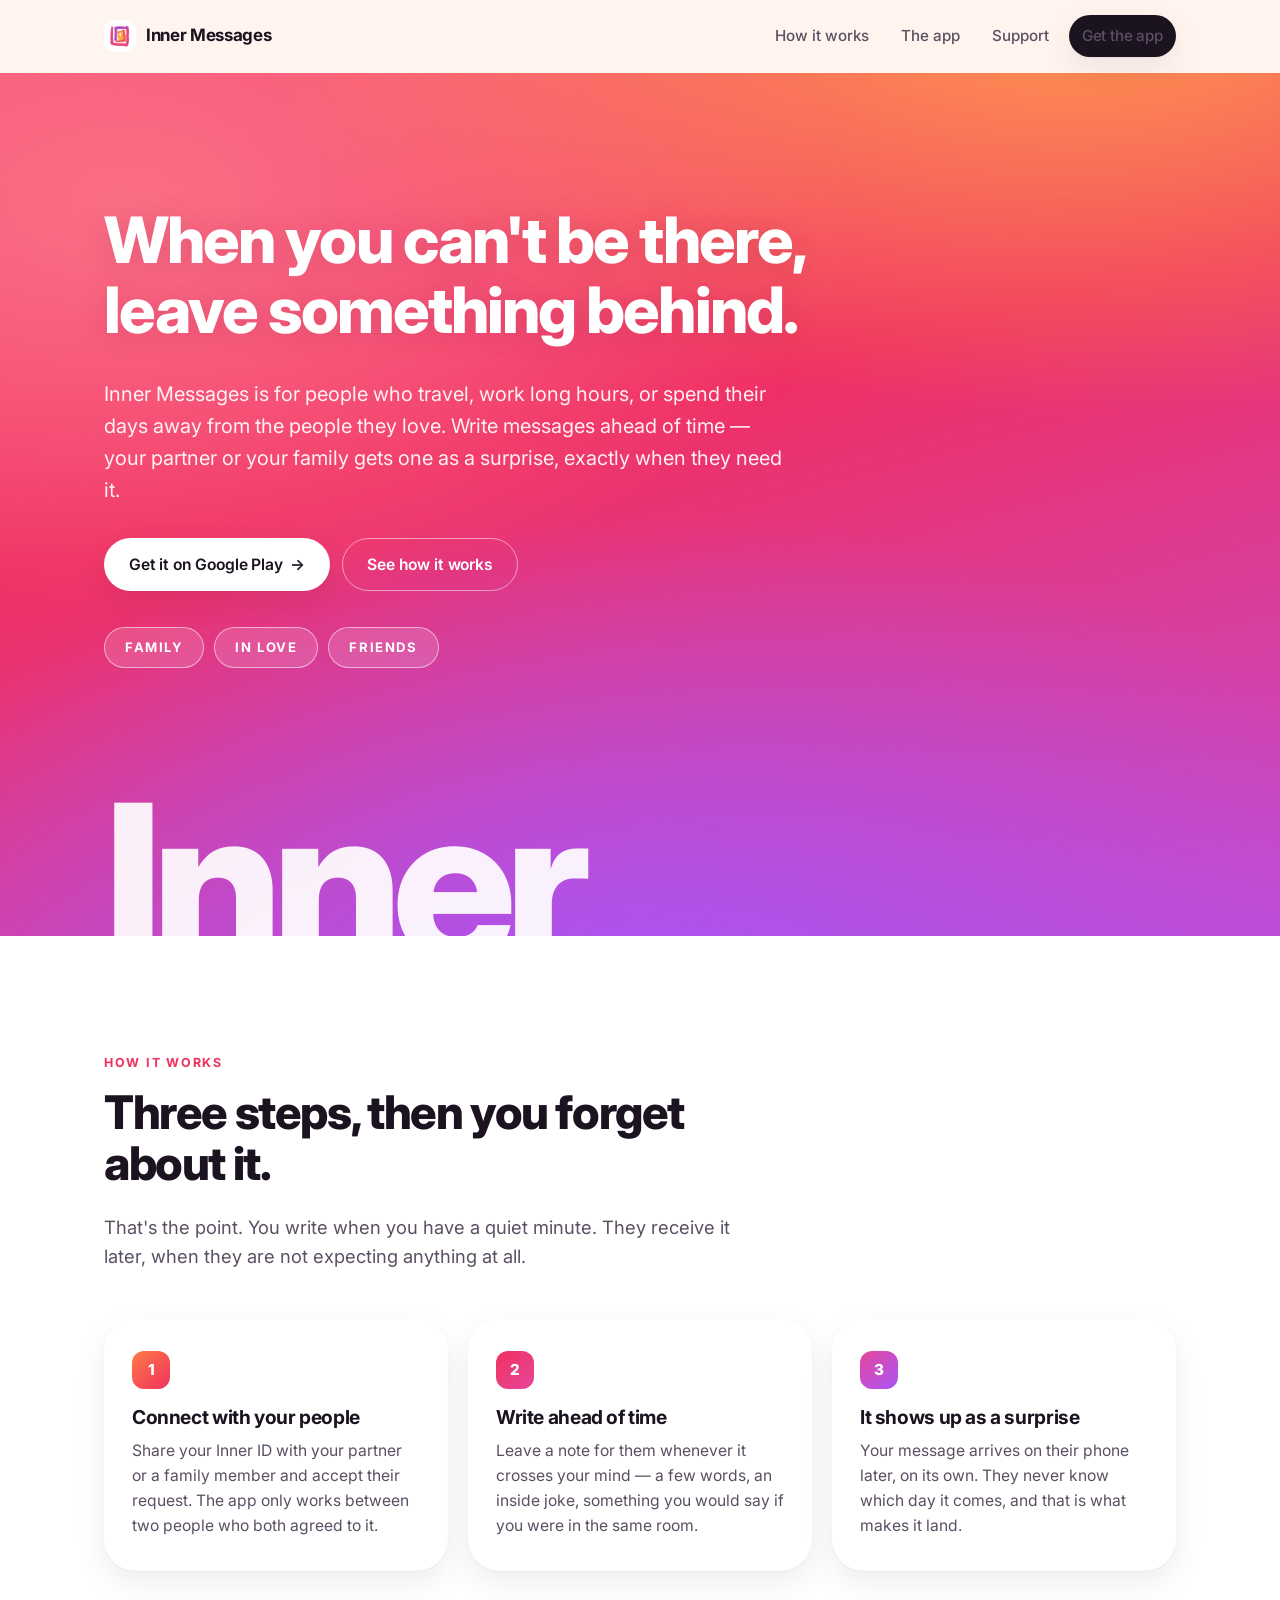
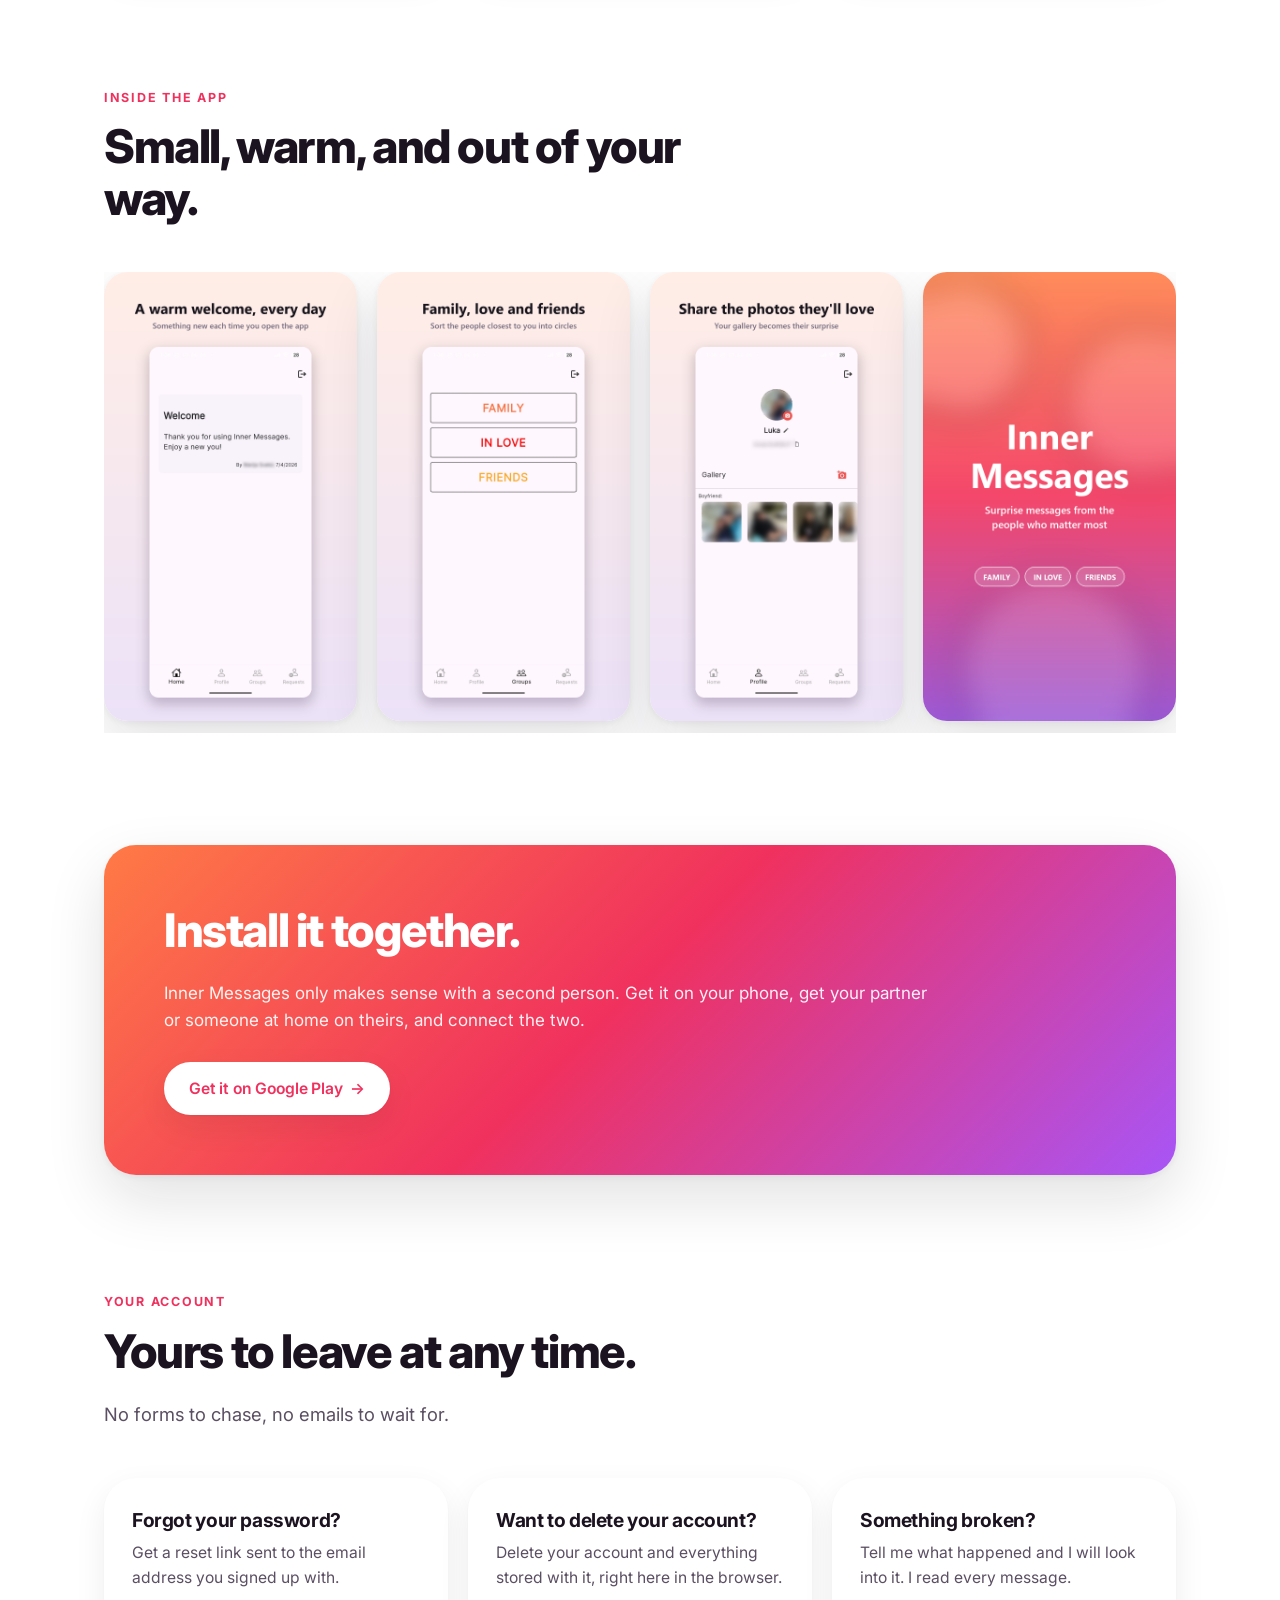
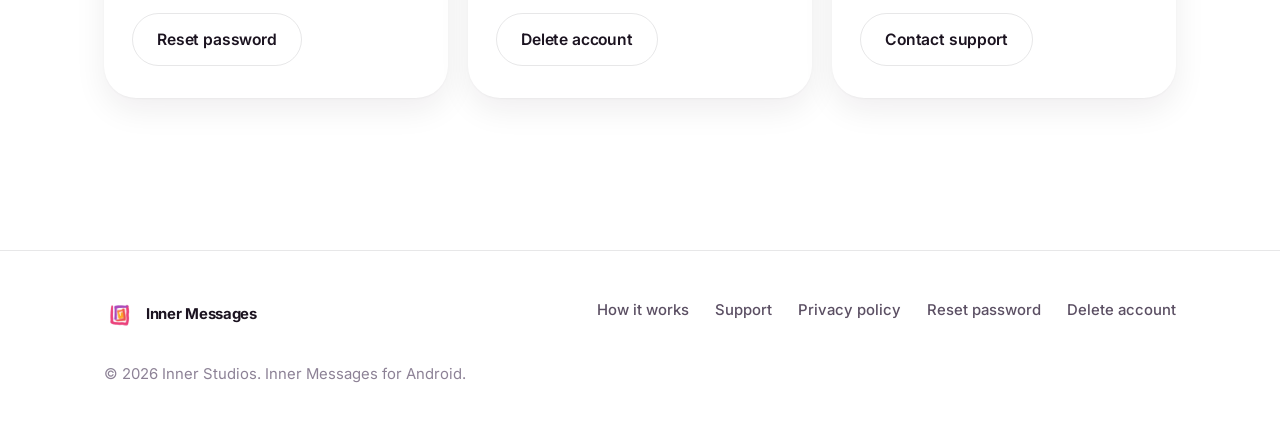
<file: index.html>
<!doctype html>
<html lang="en">
<head>
<meta charset="utf-8">
<meta name="viewport" content="width=device-width, initial-scale=1">
<title>Inner Messages — surprise messages from the people who matter most</title>
<meta name="description" content="Inner Messages lets you leave surprise messages for your partner and family, delivered when they open the app. Made for people who travel or work long days.">
<meta property="og:title" content="Inner Messages">
<meta property="og:description" content="Surprise messages from the people who matter most.">
<meta property="og:image" content="images/01_hero.png">
<meta property="og:type" content="website">
<link rel="icon" href="images/icon.png">
<link rel="apple-touch-icon" href="images/icon.png">
<link rel="preconnect" href="https://fonts.googleapis.com">
<link rel="preconnect" href="https://fonts.gstatic.com" crossorigin>
<link href="https://fonts.googleapis.com/css2?family=Inter:wght@400;500;600;700;800&display=swap" rel="stylesheet">
<link rel="stylesheet" href="styles.css">
</head>
<body>

<header class="site-header" id="siteHeader">
  <div class="wrap">
    <a class="brand" href="index.html">
      <img src="images/icon.png" alt="">
      <span>Inner Messages</span>
    </a>
    <nav class="site-nav">
      <a href="#how">How it works</a>
      <a href="#inside">The app</a>
      <a href="support.html">Support</a>
      <a class="btn btn-primary" href="https://play.google.com/store/apps/details?id=com.innerstudios.innermessages">Get the app</a>
    </nav>
  </div>
</header>

<section class="hero">
  <div class="wrap">
    <div class="hero-inner">
      <h1>When you can't be there, leave something behind.</h1>
      <p>Inner Messages is for people who travel, work long hours, or spend their days away
         from the people they love. Write messages ahead of time — your partner or your family
         gets one as a surprise, exactly when they need it.</p>
      <div class="hero-actions">
        <a class="btn btn-light" href="https://play.google.com/store/apps/details?id=com.innerstudios.innermessages">Get it on Google Play &nbsp;→</a>
        <a class="btn btn-ghost" style="color:#fff;border-color:rgba(255,255,255,.5)" href="#how">See how it works</a>
      </div>
      <div class="pills">
        <span class="pill">Family</span>
        <span class="pill">In love</span>
        <span class="pill">Friends</span>
      </div>
    </div>
    <div class="hero-wordmark" aria-hidden="true">Inner</div>
  </div>
</section>

<section class="section" id="how">
  <div class="wrap">
    <div class="section-head">
      <span class="eyebrow">How it works</span>
      <h2>Three steps, then you forget about it.</h2>
      <p class="lede">That's the point. You write when you have a quiet minute. They receive it
        later, when they are not expecting anything at all.</p>
    </div>
    <div class="cards">
      <article class="card">
        <span class="step">1</span>
        <h3>Connect with your people</h3>
        <p>Share your Inner ID with your partner or a family member and accept their request.
           The app only works between two people who both agreed to it.</p>
      </article>
      <article class="card">
        <span class="step">2</span>
        <h3>Write ahead of time</h3>
        <p>Leave a note for them whenever it crosses your mind — a few words, an inside joke,
           something you would say if you were in the same room.</p>
      </article>
      <article class="card">
        <span class="step">3</span>
        <h3>It shows up as a surprise</h3>
        <p>Your message arrives on their phone later, on its own. They never know which day
           it comes, and that is what makes it land.</p>
      </article>
    </div>
  </div>
</section>

<section class="section" style="padding-top:0" id="inside">
  <div class="wrap">
    <div class="section-head">
      <span class="eyebrow">Inside the app</span>
      <h2>Small, warm, and out of your way.</h2>
    </div>
    <div class="shots">
      <img src="images/04_home.png" alt="The home screen showing a received message" loading="lazy" width="1080" height="1920">
      <img src="images/03_groups.png" alt="Family, In love and Friends circles" loading="lazy" width="1080" height="1920">
      <img src="images/02_profile.png" alt="The profile screen" loading="lazy" width="1080" height="1920">
      <img src="images/01_hero.png" alt="Inner Messages" loading="lazy" width="1080" height="1920">
    </div>
  </div>
</section>

<section class="section" style="padding-top:0" id="get">
  <div class="wrap">
    <div class="band">
      <h2>Install it together.</h2>
      <p style="margin-bottom:28px">Inner Messages only makes sense with a second person. Get it
         on your phone, get your partner or someone at home on theirs, and connect the two.</p>
      <a class="btn btn-light" href="https://play.google.com/store/apps/details?id=com.innerstudios.innermessages">Get it on Google Play &nbsp;→</a>
    </div>
  </div>
</section>

<section class="section" style="padding-top:0" id="account">
  <div class="wrap">
    <div class="section-head">
      <span class="eyebrow">Your account</span>
      <h2>Yours to leave at any time.</h2>
      <p class="lede">No forms to chase, no emails to wait for.</p>
    </div>
    <div class="cards">
      <article class="card">
        <h3>Forgot your password?</h3>
        <p style="margin-bottom:22px">Get a reset link sent to the email address you signed up with.</p>
        <a class="btn btn-ghost" href="reset-password.html">Reset password</a>
      </article>
      <article class="card">
        <h3>Want to delete your account?</h3>
        <p style="margin-bottom:22px">Delete your account and everything stored with it, right here in the browser.</p>
        <a class="btn btn-ghost" href="delete-account.html">Delete account</a>
      </article>
      <article class="card">
        <h3>Something broken?</h3>
        <p style="margin-bottom:22px">Tell me what happened and I will look into it. I read every message.</p>
        <a class="btn btn-ghost" href="support.html">Contact support</a>
      </article>
    </div>
  </div>
</section>

<footer class="site-footer">
  <div class="wrap">
    <div class="footer-grid">
      <a class="brand" href="index.html">
        <img src="images/icon.png" alt="">
        <span>Inner Messages</span>
      </a>
      <nav class="footer-links">
        <a href="index.html#how">How it works</a>
        <a href="support.html">Support</a>
        <a href="privacy.html">Privacy policy</a>
        <a href="reset-password.html">Reset password</a>
        <a href="delete-account.html">Delete account</a>
      </nav>
    </div>
    <p class="fine">© <span id="year">2026</span> Inner Studios. Inner Messages for Android.</p>
  </div>
</footer>

<script>
  document.getElementById('year').textContent = new Date().getFullYear();
  const header = document.getElementById('siteHeader');
  const onScroll = () => header.classList.toggle('is-stuck', window.scrollY > 8);
  onScroll();
  addEventListener('scroll', onScroll, { passive: true });
</script>
</body>
</html>
</file>
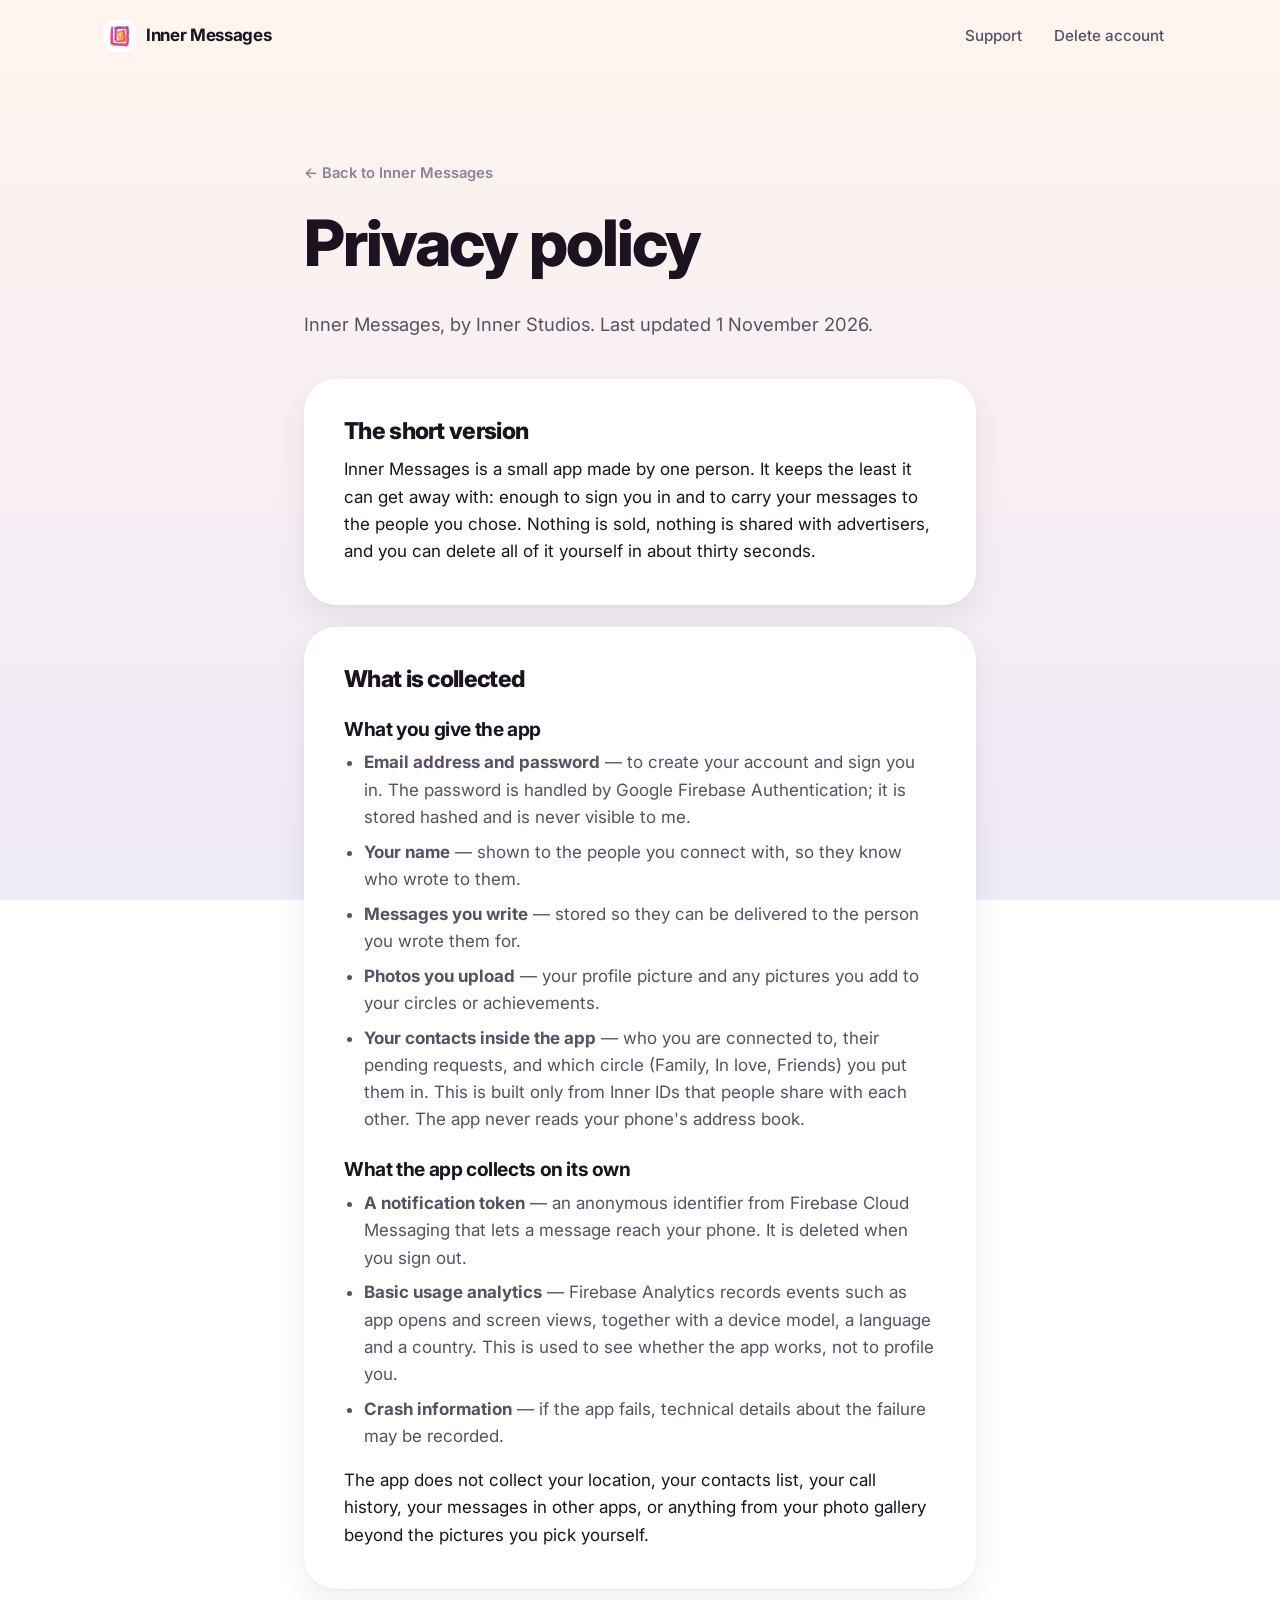
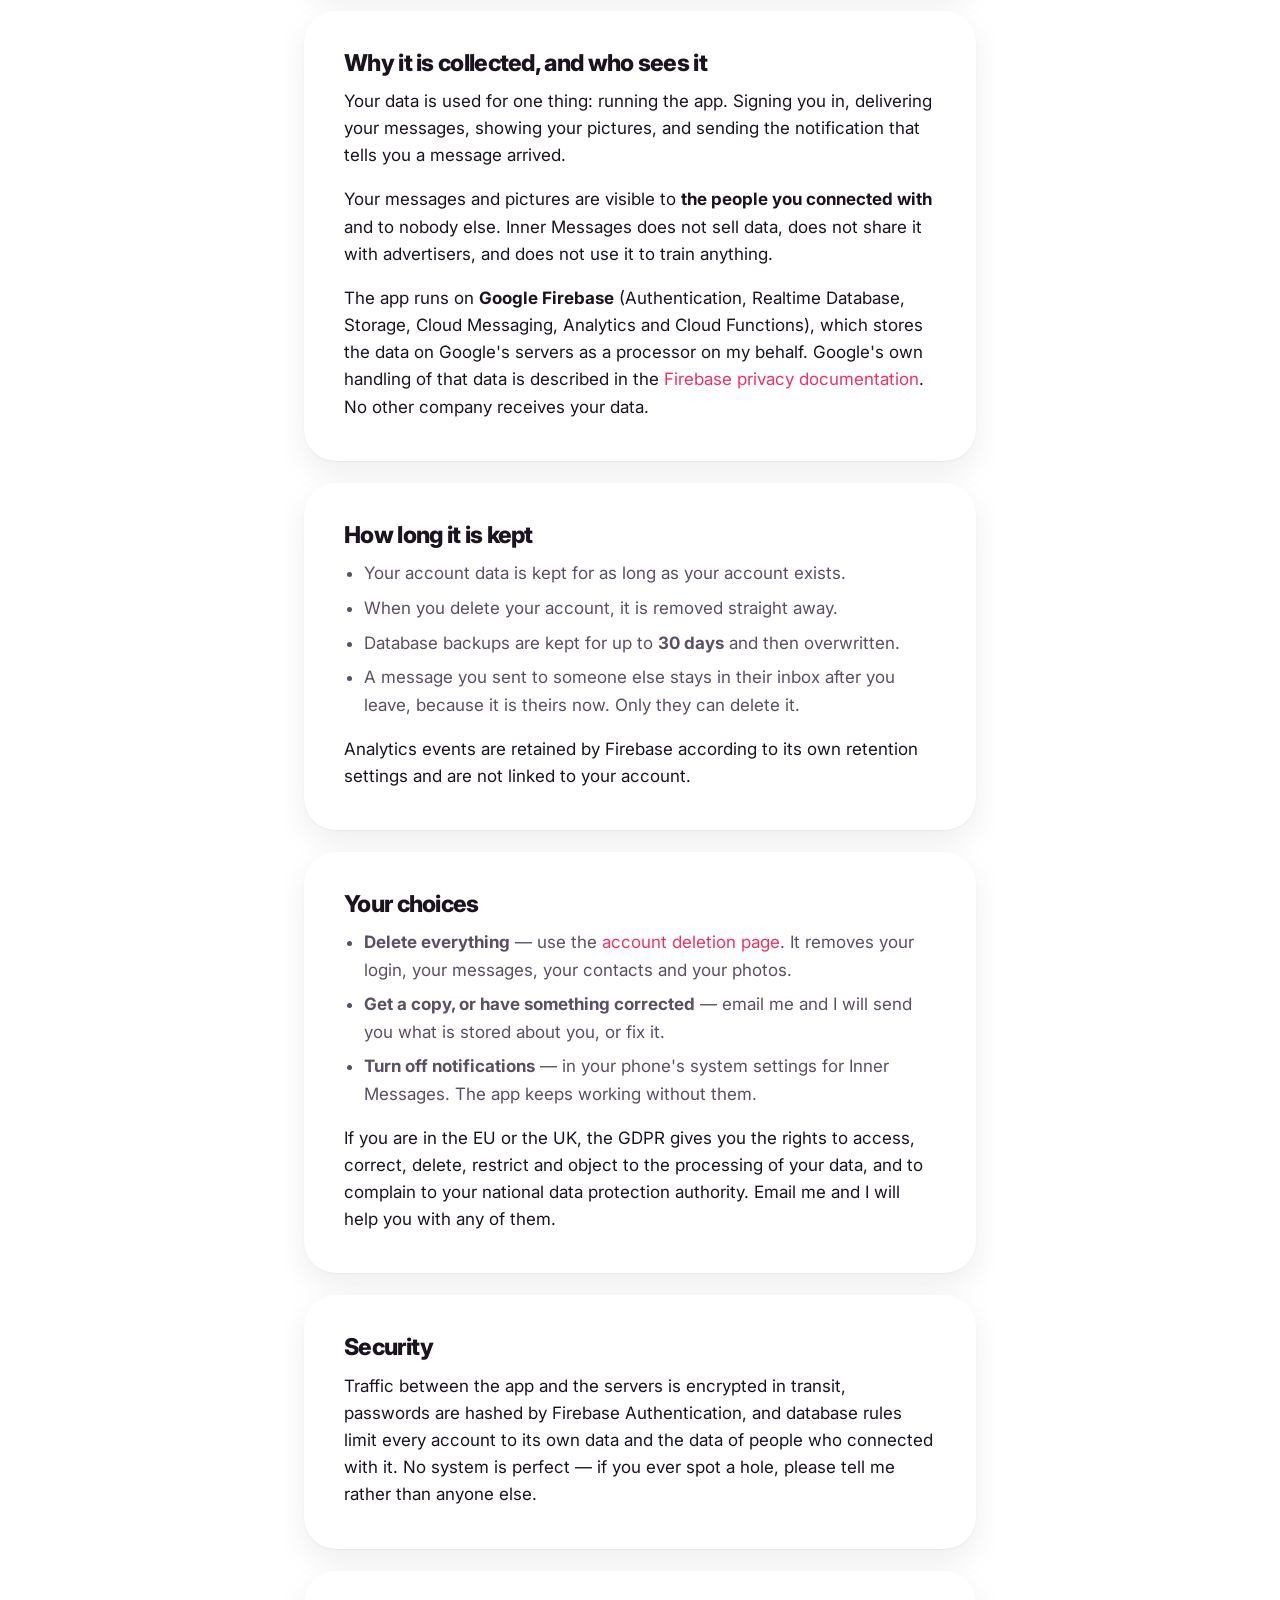
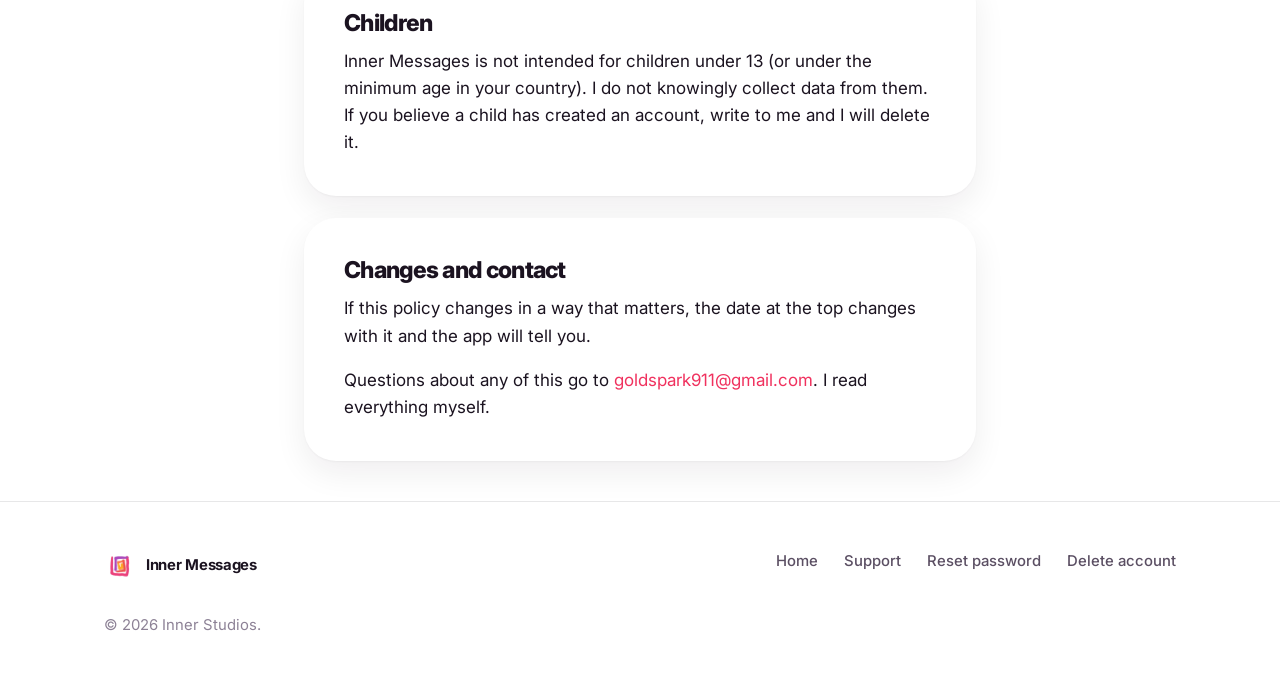
<file: privacy.html>
<!doctype html>
<html lang="en">
<head>
<meta charset="utf-8">
<meta name="viewport" content="width=device-width, initial-scale=1">
<title>Privacy policy — Inner Messages</title>
<meta name="description" content="What Inner Messages collects, why, and how to get rid of it.">
<link rel="icon" href="images/icon.png">
<link rel="preconnect" href="https://fonts.googleapis.com">
<link rel="preconnect" href="https://fonts.gstatic.com" crossorigin>
<link href="https://fonts.googleapis.com/css2?family=Inter:wght@400;500;600;700;800&display=swap" rel="stylesheet">
<link rel="stylesheet" href="styles.css">
</head>
<body>

<header class="site-header" id="siteHeader">
  <div class="wrap">
    <a class="brand" href="index.html">
      <img src="images/icon.png" alt="">
      <span>Inner Messages</span>
    </a>
    <nav class="site-nav">
      <a href="support.html">Support</a>
      <a href="delete-account.html">Delete account</a>
    </nav>
  </div>
</header>

<main class="page-head">
  <div class="wrap" style="max-width:720px">
    <a class="back" href="index.html">← Back to Inner Messages</a>
    <h1>Privacy policy</h1>
    <p class="lede">Inner Messages, by Inner Studios. Last updated 1 November 2026.</p>

    <div class="panel prose" style="margin-top:40px">
      <h2>The short version</h2>
      <p>Inner Messages is a small app made by one person. It keeps the least it can get away
        with: enough to sign you in and to carry your messages to the people you chose. Nothing
        is sold, nothing is shared with advertisers, and you can delete all of it yourself in
        about thirty seconds.</p>
    </div>

    <div class="panel prose">
      <h2>What is collected</h2>

      <h3>What you give the app</h3>
      <ul>
        <li><strong>Email address and password</strong> — to create your account and sign you in.
          The password is handled by Google Firebase Authentication; it is stored hashed and is
          never visible to me.</li>
        <li><strong>Your name</strong> — shown to the people you connect with, so they know who
          wrote to them.</li>
        <li><strong>Messages you write</strong> — stored so they can be delivered to the person
          you wrote them for.</li>
        <li><strong>Photos you upload</strong> — your profile picture and any pictures you add to
          your circles or achievements.</li>
        <li><strong>Your contacts inside the app</strong> — who you are connected to, their
          pending requests, and which circle (Family, In love, Friends) you put them in. This is
          built only from Inner IDs that people share with each other. The app never reads your
          phone's address book.</li>
      </ul>

      <h3>What the app collects on its own</h3>
      <ul>
        <li><strong>A notification token</strong> — an anonymous identifier from Firebase Cloud
          Messaging that lets a message reach your phone. It is deleted when you sign out.</li>
        <li><strong>Basic usage analytics</strong> — Firebase Analytics records events such as
          app opens and screen views, together with a device model, a language and a country.
          This is used to see whether the app works, not to profile you.</li>
        <li><strong>Crash information</strong> — if the app fails, technical details about the
          failure may be recorded.</li>
      </ul>

      <p style="margin-bottom:0">The app does not collect your location, your contacts list, your
        call history, your messages in other apps, or anything from your photo gallery beyond the
        pictures you pick yourself.</p>
    </div>

    <div class="panel prose">
      <h2>Why it is collected, and who sees it</h2>
      <p>Your data is used for one thing: running the app. Signing you in, delivering your
        messages, showing your pictures, and sending the notification that tells you a message
        arrived.</p>
      <p>Your messages and pictures are visible to <strong>the people you connected with</strong>
        and to nobody else. Inner Messages does not sell data, does not share it with advertisers,
        and does not use it to train anything.</p>
      <p style="margin-bottom:0">The app runs on <strong>Google Firebase</strong> (Authentication,
        Realtime Database, Storage, Cloud Messaging, Analytics and Cloud Functions), which stores
        the data on Google's servers as a processor on my behalf. Google's own handling of that
        data is described in the
        <a href="https://firebase.google.com/support/privacy" rel="noopener">Firebase privacy
        documentation</a>. No other company receives your data.</p>
    </div>

    <div class="panel prose">
      <h2>How long it is kept</h2>
      <ul>
        <li>Your account data is kept for as long as your account exists.</li>
        <li>When you delete your account, it is removed straight away.</li>
        <li>Database backups are kept for up to <strong>30 days</strong> and then overwritten.</li>
        <li>A message you sent to someone else stays in their inbox after you leave, because it
          is theirs now. Only they can delete it.</li>
      </ul>
      <p style="margin-bottom:0">Analytics events are retained by Firebase according to its own
        retention settings and are not linked to your account.</p>
    </div>

    <div class="panel prose">
      <h2>Your choices</h2>
      <ul>
        <li><strong>Delete everything</strong> — use the
          <a href="delete-account.html">account deletion page</a>. It removes your login, your
          messages, your contacts and your photos.</li>
        <li><strong>Get a copy, or have something corrected</strong> — email me and I will send
          you what is stored about you, or fix it.</li>
        <li><strong>Turn off notifications</strong> — in your phone's system settings for Inner
          Messages. The app keeps working without them.</li>
      </ul>
      <p style="margin-bottom:0">If you are in the EU or the UK, the GDPR gives you the rights to
        access, correct, delete, restrict and object to the processing of your data, and to
        complain to your national data protection authority. Email me and I will help you with
        any of them.</p>
    </div>

    <div class="panel prose">
      <h2>Security</h2>
      <p style="margin-bottom:0">Traffic between the app and the servers is encrypted in transit,
        passwords are hashed by Firebase Authentication, and database rules limit every account
        to its own data and the data of people who connected with it. No system is perfect — if
        you ever spot a hole, please tell me rather than anyone else.</p>
    </div>

    <div class="panel prose">
      <h2>Children</h2>
      <p style="margin-bottom:0">Inner Messages is not intended for children under 13 (or under
        the minimum age in your country). I do not knowingly collect data from them. If you
        believe a child has created an account, write to me and I will delete it.</p>
    </div>

    <div class="panel prose">
      <h2>Changes and contact</h2>
      <p>If this policy changes in a way that matters, the date at the top changes with it and
        the app will tell you.</p>
      <p style="margin-bottom:0">Questions about any of this go to
        <a id="supportLink" href="#">the support address</a>. I read everything myself.</p>
    </div>
  </div>
</main>

<footer class="site-footer">
  <div class="wrap">
    <div class="footer-grid">
      <a class="brand" href="index.html">
        <img src="images/icon.png" alt="">
        <span>Inner Messages</span>
      </a>
      <nav class="footer-links">
        <a href="index.html">Home</a>
        <a href="support.html">Support</a>
        <a href="reset-password.html">Reset password</a>
        <a href="delete-account.html">Delete account</a>
      </nav>
    </div>
    <p class="fine">© <span id="year">2026</span> Inner Studios.</p>
  </div>
</footer>

<script type="module">
  import { SUPPORT_EMAIL } from './firebase-config.js';
  const link = document.getElementById('supportLink');
  link.href = 'mailto:' + SUPPORT_EMAIL;
  link.textContent = SUPPORT_EMAIL;

  document.getElementById('year').textContent = new Date().getFullYear();
  const header = document.getElementById('siteHeader');
  const onScroll = () => header.classList.toggle('is-stuck', window.scrollY > 8);
  onScroll();
  addEventListener('scroll', onScroll, { passive: true });
</script>
</body>
</html>
</file>
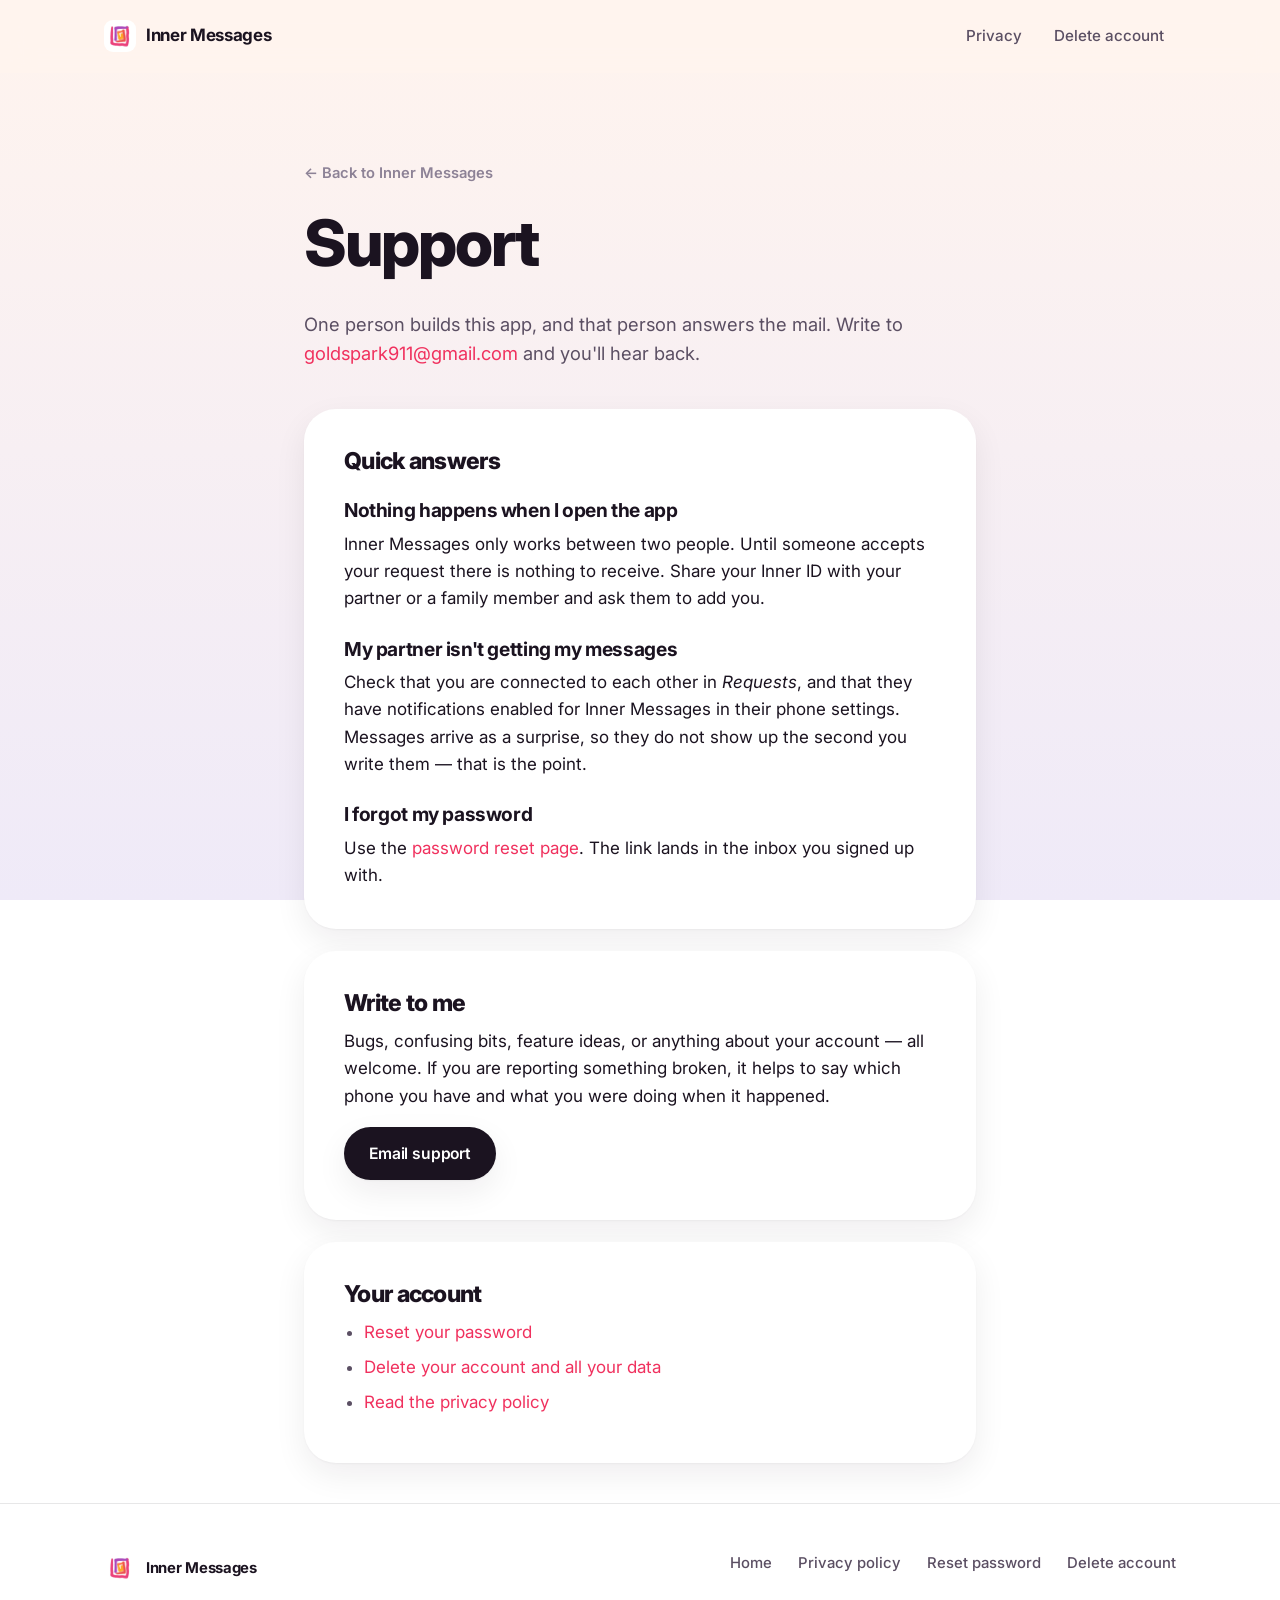
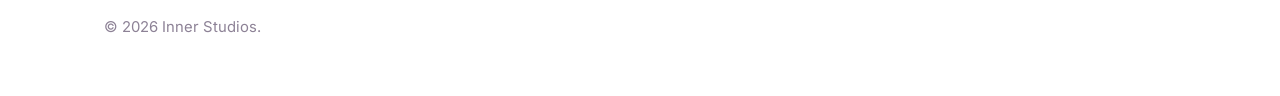
<file: support.html>
<!doctype html>
<html lang="en">
<head>
<meta charset="utf-8">
<meta name="viewport" content="width=device-width, initial-scale=1">
<title>Support — Inner Messages</title>
<meta name="description" content="Help with Inner Messages: connecting with your partner, notifications, passwords and accounts.">
<link rel="icon" href="images/icon.png">
<link rel="preconnect" href="https://fonts.googleapis.com">
<link rel="preconnect" href="https://fonts.gstatic.com" crossorigin>
<link href="https://fonts.googleapis.com/css2?family=Inter:wght@400;500;600;700;800&display=swap" rel="stylesheet">
<link rel="stylesheet" href="styles.css">
</head>
<body>

<header class="site-header" id="siteHeader">
  <div class="wrap">
    <a class="brand" href="index.html">
      <img src="images/icon.png" alt="">
      <span>Inner Messages</span>
    </a>
    <nav class="site-nav">
      <a href="privacy.html">Privacy</a>
      <a href="delete-account.html">Delete account</a>
    </nav>
  </div>
</header>

<main class="page-head">
  <div class="wrap" style="max-width:720px">
    <a class="back" href="index.html">← Back to Inner Messages</a>
    <h1>Support</h1>
    <p class="lede">One person builds this app, and that person answers the mail. Write to
      <a id="supportLink" href="#">the address below</a> and you'll hear back.</p>

    <div class="panel" style="margin-top:40px">
      <h2>Quick answers</h2>

      <h3>Nothing happens when I open the app</h3>
      <p>Inner Messages only works between two people. Until someone accepts your request there
        is nothing to receive. Share your Inner ID with your partner or a family member and ask
        them to add you.</p>

      <h3>My partner isn't getting my messages</h3>
      <p>Check that you are connected to each other in <em>Requests</em>, and that they have
        notifications enabled for Inner Messages in their phone settings. Messages arrive as a
        surprise, so they do not show up the second you write them — that is the point.</p>

      <h3>I forgot my password</h3>
      <p style="margin-bottom:0">Use the <a href="reset-password.html">password reset page</a>.
        The link lands in the inbox you signed up with.</p>
    </div>

    <div class="panel">
      <h2>Write to me</h2>
      <p>Bugs, confusing bits, feature ideas, or anything about your account — all welcome. If
        you are reporting something broken, it helps to say which phone you have and what you
        were doing when it happened.</p>
      <p style="margin-bottom:0"><a class="btn btn-primary" id="mailBtn" href="#">Email support</a></p>
    </div>

    <div class="panel">
      <h2>Your account</h2>
      <ul style="margin-bottom:0">
        <li><a href="reset-password.html">Reset your password</a></li>
        <li><a href="delete-account.html">Delete your account and all your data</a></li>
        <li><a href="privacy.html">Read the privacy policy</a></li>
      </ul>
    </div>
  </div>
</main>

<footer class="site-footer">
  <div class="wrap">
    <div class="footer-grid">
      <a class="brand" href="index.html">
        <img src="images/icon.png" alt="">
        <span>Inner Messages</span>
      </a>
      <nav class="footer-links">
        <a href="index.html">Home</a>
        <a href="privacy.html">Privacy policy</a>
        <a href="reset-password.html">Reset password</a>
        <a href="delete-account.html">Delete account</a>
      </nav>
    </div>
    <p class="fine">© <span id="year">2026</span> Inner Studios.</p>
  </div>
</footer>

<script type="module">
  import { SUPPORT_EMAIL } from './firebase-config.js';
  const link = document.getElementById('supportLink');
  link.href = 'mailto:' + SUPPORT_EMAIL;
  link.textContent = SUPPORT_EMAIL;
  document.getElementById('mailBtn').href =
    'mailto:' + SUPPORT_EMAIL + '?subject=' + encodeURIComponent('Inner Messages support');

  document.getElementById('year').textContent = new Date().getFullYear();
  const header = document.getElementById('siteHeader');
  const onScroll = () => header.classList.toggle('is-stuck', window.scrollY > 8);
  onScroll();
  addEventListener('scroll', onScroll, { passive: true });
</script>
</body>
</html>
</file>
<file: styles.css>
/* Inner Messages — shared styles
   One palette, one font. Change the tokens here and the whole site follows. */

:root {
  color-scheme: light;

  --coral: #ff7a45;
  --crimson: #f0315e;
  --pink: #e8469b;
  --violet: #a855f7;

  --ink: #1b1320;
  --ink-soft: #5b4f63;
  --ink-faint: #8d8296;

  --cream: #fff4ee;
  --lilac: #efeaf8;
  --surface: #ffffff;
  --line: rgba(27, 19, 32, 0.1);

  --radius: 20px;
  --radius-lg: 32px;
  --shadow: 0 1px 2px rgba(27, 19, 32, 0.04), 0 12px 32px rgba(27, 19, 32, 0.07);
  --shadow-lift: 0 2px 6px rgba(27, 19, 32, 0.06), 0 24px 60px rgba(27, 19, 32, 0.12);

  --gutter: 24px;
  --max: 1120px;
}

* { box-sizing: border-box; }

html { scroll-behavior: smooth; }

body {
  margin: 0;
  font-family: 'Inter', -apple-system, BlinkMacSystemFont, 'Segoe UI', Roboto, sans-serif;
  font-size: 17px;
  line-height: 1.6;
  color: var(--ink);
  background: linear-gradient(180deg, var(--cream) 0%, var(--lilac) 100%);
  background-attachment: fixed;
  -webkit-font-smoothing: antialiased;
}

img { max-width: 100%; height: auto; display: block; }

a { color: var(--crimson); text-decoration: none; }
a:hover { text-decoration: underline; }

h1, h2, h3 {
  letter-spacing: -0.03em;
  line-height: 1.1;
  margin: 0 0 0.5em;
  font-weight: 800;
}

h1 { font-size: clamp(2.4rem, 6vw, 4rem); }
h2 { font-size: clamp(1.9rem, 4vw, 2.9rem); }
h3 { font-size: 1.2rem; font-weight: 700; letter-spacing: -0.02em; }

p { margin: 0 0 1em; }

.wrap {
  width: 100%;
  max-width: var(--max);
  margin: 0 auto;
  padding: 0 var(--gutter);
}

.lede { font-size: 1.15rem; color: var(--ink-soft); }

/* ---------- header ---------- */

.site-header {
  position: sticky;
  top: 0;
  z-index: 50;
  backdrop-filter: blur(14px);
  background: rgba(255, 244, 238, 0.82);
  border-bottom: 1px solid transparent;
  transition: border-color 0.2s ease;
}
.site-header.is-stuck { border-bottom-color: var(--line); }

.site-header .wrap {
  display: flex;
  align-items: center;
  gap: 20px;
  height: 72px;
}

.brand {
  display: flex;
  align-items: center;
  gap: 10px;
  font-weight: 700;
  letter-spacing: -0.02em;
  color: var(--ink);
  text-decoration: none;
}
.brand:hover { text-decoration: none; }
.brand img { width: 32px; height: 32px; border-radius: 9px; }

.site-nav {
  margin-left: auto;
  display: flex;
  align-items: center;
  gap: 8px;
}
.site-nav a {
  color: var(--ink-soft);
  font-size: 0.95rem;
  font-weight: 500;
  padding: 8px 12px;
  border-radius: 999px;
}
.site-nav a:hover { color: var(--ink); background: rgba(27, 19, 32, 0.05); text-decoration: none; }

/* ---------- buttons ---------- */

.btn {
  display: inline-flex;
  align-items: center;
  justify-content: center;
  gap: 10px;
  padding: 13px 24px;
  border-radius: 999px;
  border: 1px solid transparent;
  font: inherit;
  font-size: 0.98rem;
  font-weight: 600;
  letter-spacing: -0.01em;
  cursor: pointer;
  transition: transform 0.15s ease, box-shadow 0.2s ease, background 0.2s ease;
  text-decoration: none;
}
.btn:hover { text-decoration: none; transform: translateY(-1px); }
.btn:active { transform: translateY(0); }
.btn:disabled { opacity: 0.5; cursor: not-allowed; transform: none; }

.btn-primary {
  background: var(--ink);
  color: #fff;
  box-shadow: var(--shadow);
}
.btn-primary:hover { background: #2d2135; box-shadow: var(--shadow-lift); }

.btn-light {
  background: #fff;
  color: var(--ink);
  box-shadow: var(--shadow);
}
.btn-light:hover { box-shadow: var(--shadow-lift); }

.btn-ghost {
  background: transparent;
  color: var(--ink);
  border-color: var(--line);
}
.btn-ghost:hover { background: rgba(27, 19, 32, 0.04); }

.btn-danger { background: var(--crimson); color: #fff; box-shadow: var(--shadow); }
.btn-danger:hover { background: #d31f4b; box-shadow: var(--shadow-lift); }

.btn-full { width: 100%; }

/* ---------- hero ---------- */

.hero {
  position: relative;
  overflow: hidden;
  isolation: isolate;
  background:
    radial-gradient(120% 90% at 85% -10%, #ff9a4d 0%, rgba(255, 154, 77, 0) 55%),
    radial-gradient(95% 80% at 10% 15%, #fb6f86 0%, rgba(251, 111, 134, 0) 60%),
    radial-gradient(110% 95% at 50% 110%, #a855f7 0%, rgba(168, 85, 247, 0) 62%),
    linear-gradient(165deg, #f94e73 0%, #ef2f63 42%, #c44bd0 100%);
  color: #fff;
  padding: clamp(72px, 12vw, 132px) 0 0;
}

.hero-inner {
  max-width: 720px;
  position: relative;
  z-index: 2;
}

.hero h1 {
  color: #fff;
  text-wrap: balance;
  text-shadow: 0 2px 30px rgba(120, 20, 60, 0.18);
}

.hero p {
  font-size: clamp(1.05rem, 2vw, 1.25rem);
  color: rgba(255, 255, 255, 0.92);
  max-width: 34em;
}

.hero-actions {
  display: flex;
  flex-wrap: wrap;
  gap: 12px;
  margin-top: 32px;
}

.pills {
  display: flex;
  flex-wrap: wrap;
  gap: 10px;
  margin-top: 36px;
}
.pill {
  padding: 9px 20px;
  border-radius: 999px;
  border: 1px solid rgba(255, 255, 255, 0.55);
  background: rgba(255, 255, 255, 0.14);
  font-size: 0.82rem;
  font-weight: 700;
  letter-spacing: 0.12em;
  text-transform: uppercase;
}

/* the oversized wordmark bleeding off the bottom edge */
.hero-wordmark {
  margin: clamp(48px, 8vw, 90px) 0 0;
  font-size: clamp(4.5rem, 17vw, 15rem);
  font-weight: 800;
  letter-spacing: -0.05em;
  line-height: 0.82;
  color: rgba(255, 255, 255, 0.92);
  user-select: none;
  pointer-events: none;
  transform: translateY(0.16em);
  white-space: nowrap;
}

/* ---------- sections ---------- */

.section { padding: clamp(64px, 9vw, 112px) 0; }
.section-head { max-width: 640px; margin-bottom: 48px; }
.section-head .eyebrow {
  display: inline-block;
  font-size: 0.78rem;
  font-weight: 700;
  letter-spacing: 0.14em;
  text-transform: uppercase;
  color: var(--crimson);
  margin-bottom: 14px;
}

.cards {
  display: grid;
  grid-template-columns: repeat(auto-fit, minmax(260px, 1fr));
  gap: 20px;
}

.card {
  display: flex;
  flex-direction: column;
  background: var(--surface);
  border-radius: var(--radius-lg);
  padding: 32px 28px;
  box-shadow: var(--shadow);
}
.card .btn { margin-top: auto; align-self: flex-start; }
.card .step {
  display: inline-flex;
  align-items: center;
  justify-content: center;
  width: 38px;
  height: 38px;
  border-radius: 12px;
  font-weight: 800;
  font-size: 0.95rem;
  color: #fff;
  margin-bottom: 18px;
  background: linear-gradient(140deg, var(--coral), var(--crimson));
}
.card:nth-child(2) .step { background: linear-gradient(140deg, var(--crimson), var(--pink)); }
.card:nth-child(3) .step { background: linear-gradient(140deg, var(--pink), var(--violet)); }
.card p { color: var(--ink-soft); margin: 0; font-size: 0.98rem; }

/* screenshot rail */
.shots {
  display: grid;
  grid-auto-flow: column;
  grid-auto-columns: minmax(230px, 1fr);
  gap: 20px;
  overflow-x: auto;
  padding-bottom: 12px;
  scroll-snap-type: x mandatory;
  scrollbar-width: thin;
}
.shots img {
  border-radius: 24px;
  box-shadow: var(--shadow-lift);
  scroll-snap-align: start;
}

/* highlighted band */
.band {
  border-radius: var(--radius-lg);
  padding: clamp(36px, 5vw, 60px);
  color: #fff;
  background: linear-gradient(135deg, #ff7a45 0%, #f0315e 48%, #a855f7 100%);
  box-shadow: var(--shadow-lift);
}
.band h2 { color: #fff; }
.band p { color: rgba(255, 255, 255, 0.92); max-width: 46em; }
.band .btn-light { color: var(--crimson); }

/* ---------- forms / panels ---------- */

.page-head {
  padding: clamp(48px, 7vw, 86px) 0 0;
}
.page-head .back {
  display: inline-block;
  font-size: 0.92rem;
  font-weight: 600;
  color: var(--ink-faint);
  margin-bottom: 22px;
}

.panel {
  background: var(--surface);
  border-radius: var(--radius-lg);
  padding: clamp(26px, 4vw, 40px);
  box-shadow: var(--shadow);
  margin-bottom: 22px;
}
.panel h2 { font-size: 1.45rem; }
.panel h3 { margin-top: 26px; }
.panel > :last-child { margin-bottom: 0; }

.panel ul, .prose ul { padding-left: 1.15em; margin: 0 0 1em; }
.panel li, .prose li { margin-bottom: 0.45em; color: var(--ink-soft); }

.field { margin-bottom: 18px; }
.field label {
  display: block;
  font-size: 0.86rem;
  font-weight: 600;
  letter-spacing: 0.01em;
  margin-bottom: 7px;
  color: var(--ink);
}
.field input {
  width: 100%;
  padding: 14px 16px;
  font: inherit;
  font-size: 1rem;
  color: var(--ink);
  background: #fdfbff;
  border: 1px solid var(--line);
  border-radius: 14px;
  transition: border-color 0.15s ease, box-shadow 0.15s ease;
}
.field input:focus {
  outline: none;
  border-color: var(--crimson);
  box-shadow: 0 0 0 4px rgba(240, 49, 94, 0.13);
}

.note {
  border-radius: 16px;
  padding: 16px 18px;
  font-size: 0.95rem;
  margin: 0 0 20px;
  border: 1px solid transparent;
}
.note-warn {
  background: #fff5f6;
  border-color: rgba(240, 49, 94, 0.25);
  color: #8a1030;
}
.note-info {
  background: #f6f2ff;
  border-color: rgba(168, 85, 247, 0.25);
  color: #4c2a73;
}

.status {
  display: none;
  border-radius: 16px;
  padding: 16px 18px;
  font-size: 0.95rem;
  margin-top: 18px;
  border: 1px solid transparent;
}
.status.is-visible { display: block; }
.status.is-error { background: #fff5f6; border-color: rgba(240, 49, 94, 0.3); color: #8a1030; }
.status.is-ok { background: #f1fbf4; border-color: rgba(34, 150, 83, 0.3); color: #15603a; }
.status.is-busy { background: #f7f5fa; border-color: var(--line); color: var(--ink-soft); }
.status ul { margin: 8px 0 0; }
.status li { color: inherit; }

/* ---------- footer ---------- */

.site-footer {
  border-top: 1px solid var(--line);
  margin-top: 40px;
  padding: 48px 0 56px;
  font-size: 0.93rem;
  color: var(--ink-faint);
}
.footer-grid {
  display: flex;
  flex-wrap: wrap;
  gap: 32px;
  justify-content: space-between;
  margin-bottom: 32px;
}
.footer-links { display: flex; flex-wrap: wrap; gap: 10px 26px; }
.footer-links a { color: var(--ink-soft); font-weight: 500; }
.site-footer .fine { margin: 0; }

@media (max-width: 640px) {
  body { font-size: 16px; }
  .site-nav a { display: none; }
  .site-nav .btn { display: inline-flex; }
  .hero-actions .btn { width: 100%; }
}
</file>
